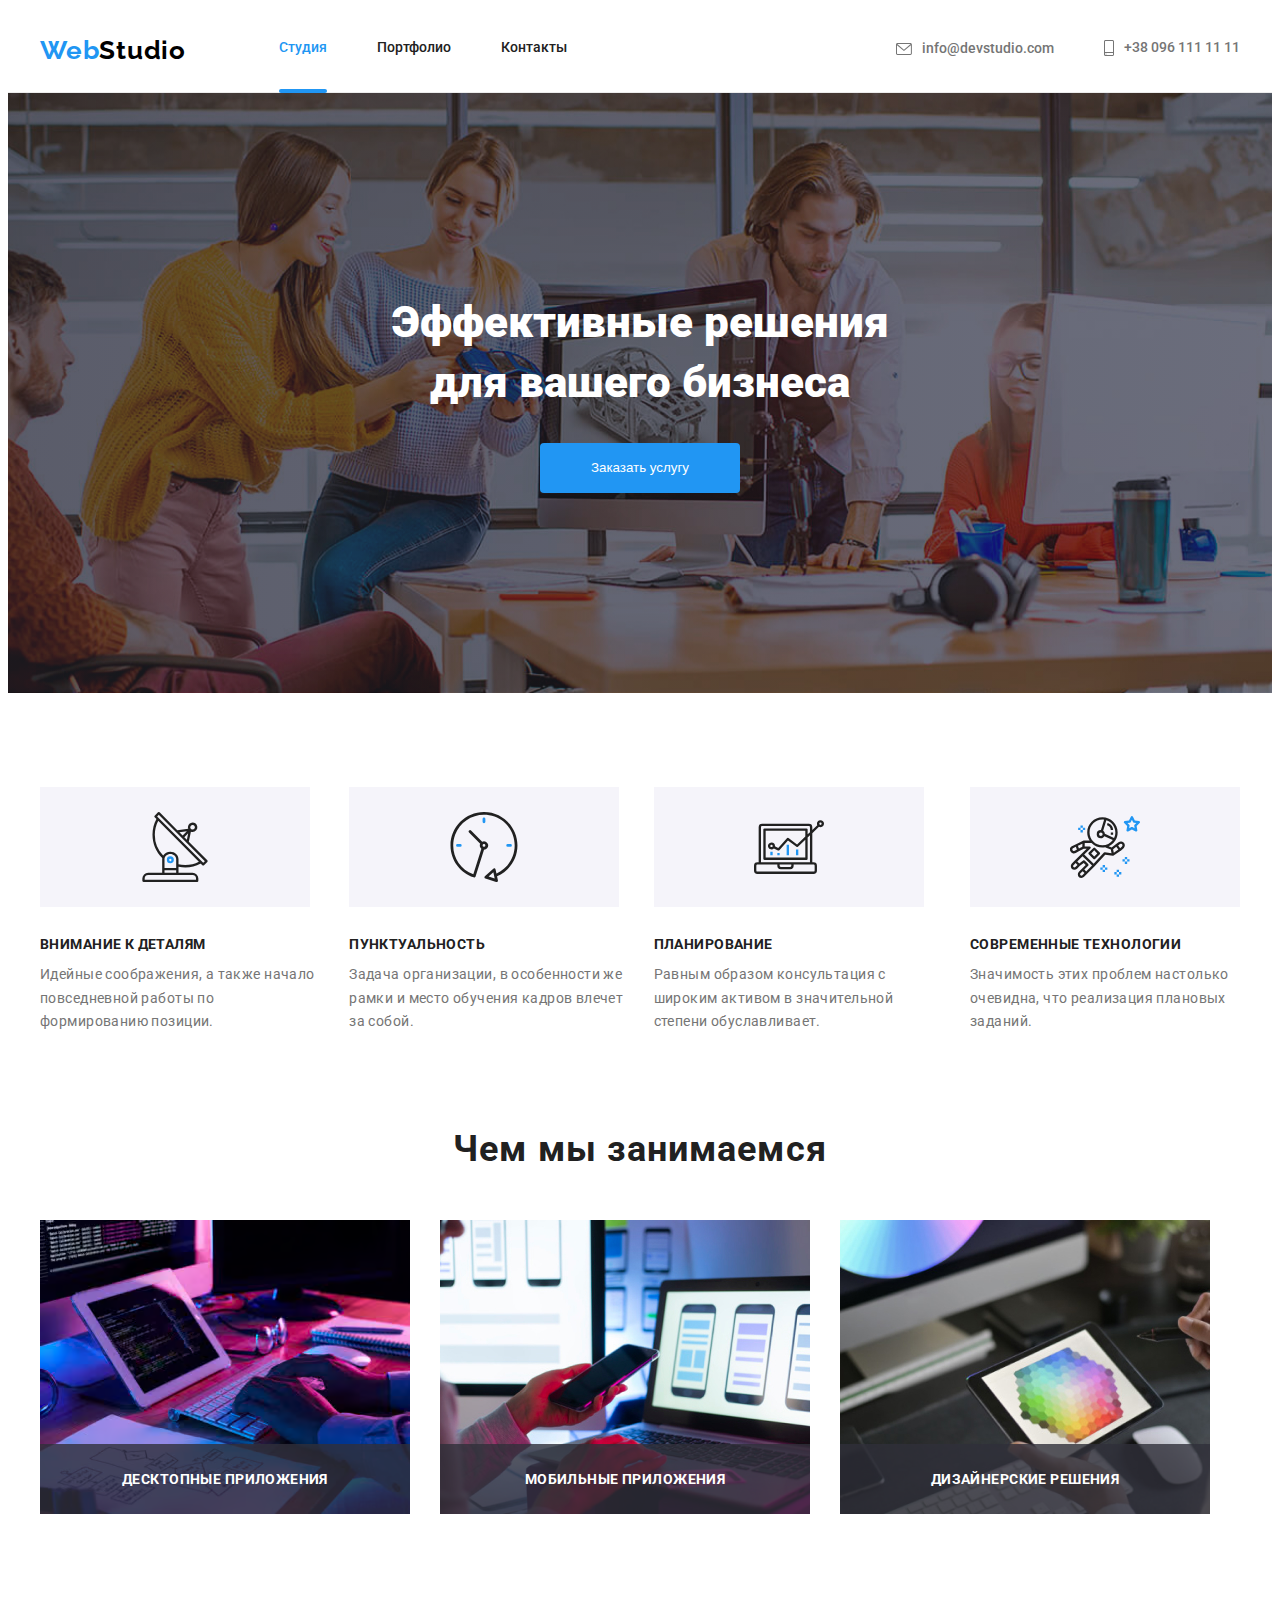
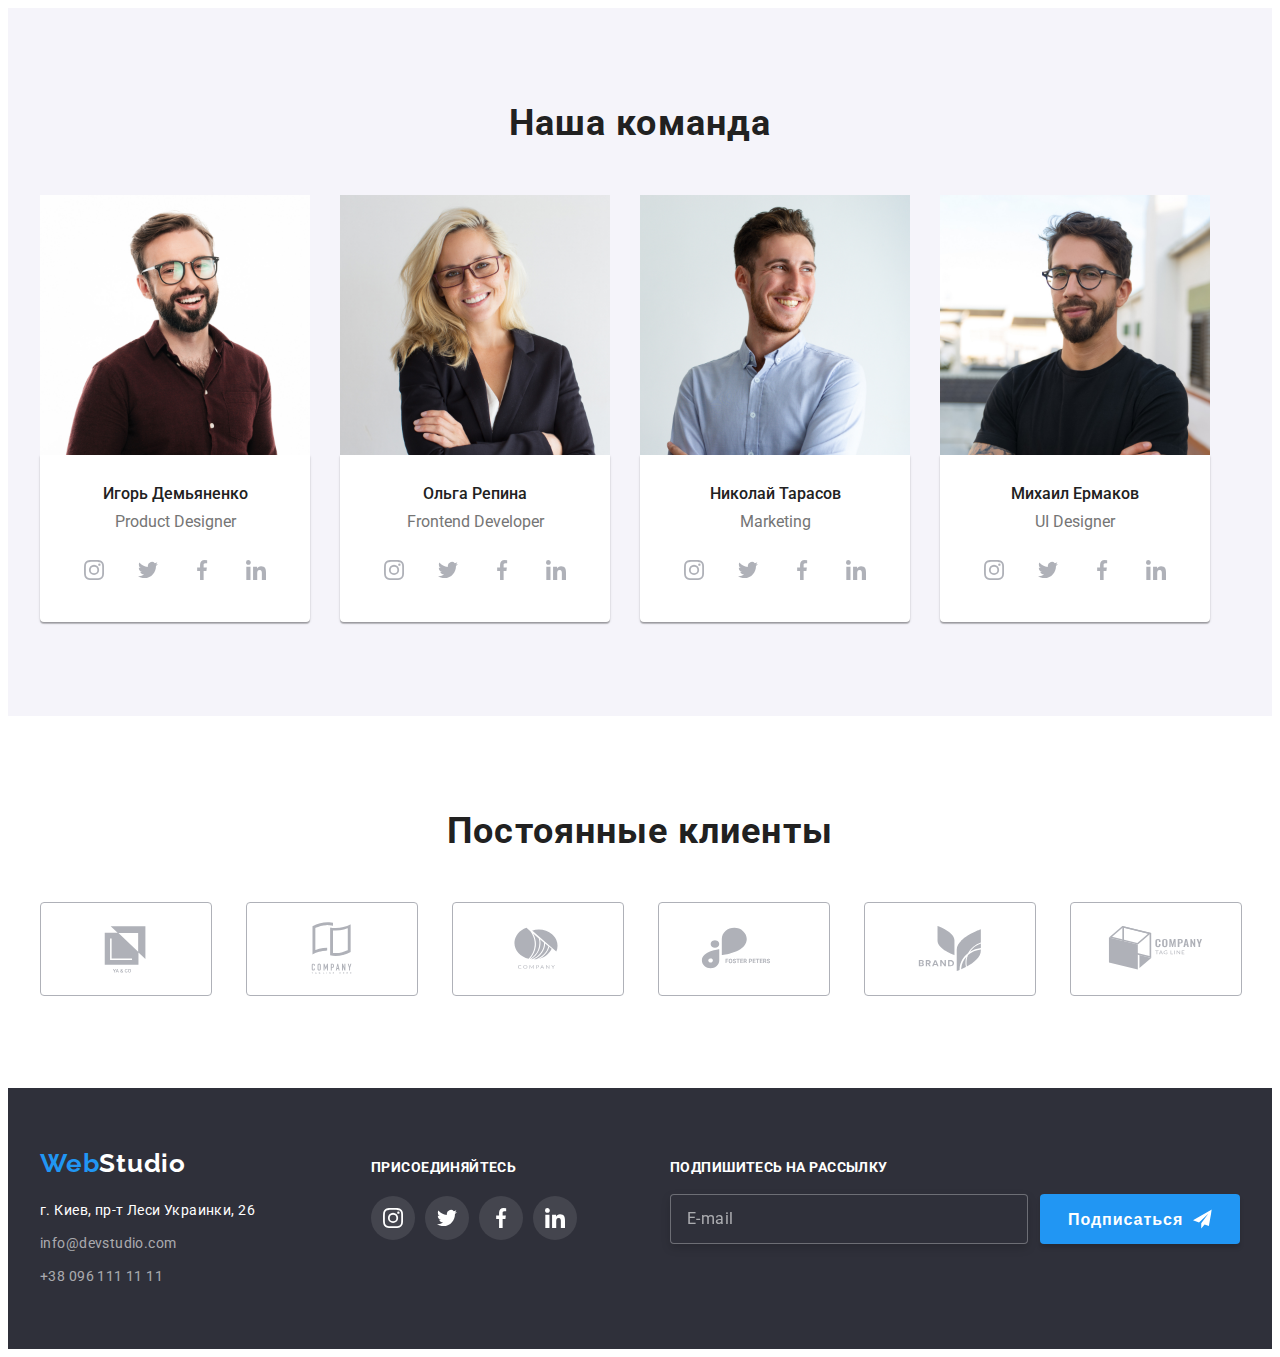
<file: index.html>
<!DOCTYPE html>
<html lang="ru">

<head>
    <meta charset="UTF-8">
    <meta http-equiv="X-UA-Compatible" content="IE=edge">
    <meta name="viewport" content="width=device-width, initial-scale=1.0">
    <title>WebStudio</title>
    <link rel="stylesheet" href="https://cdnjs.cloudflare.com/ajax/libs/modern-normalize/1.1.0/modern-normalize.min.css"
        integrity="sha512-wpPYUAdjBVSE4KJnH1VR1HeZfpl1ub8YT/NKx4PuQ5NmX2tKuGu6U/JRp5y+Y8XG2tV+wKQpNHVUX03MfMFn9Q=="
        crossorigin="anonymous" referrerpolicy="no-referrer">
    <link
        href="https://fonts.googleapis.com/css2?family=Raleway:wght@700&family=Roboto:wght@400;500;700;900&display=swap"
        rel="stylesheet">
    <link rel="stylesheet" href="./css/styles.css">
</head>
<body>
    <!--section logo and header-->
  <header class="header">
    <div class="container header-container">
      <a class="logo-head" href="#"><span class="web">Web</span><span class="studio">Studio</span></a>
      <nav class="nav-box">
          <ul class="nav-site list">
              <li class="item"><a href="#" class="link current">Студия</a></li>
              <li class="item"><a href="./portfolio.html" class="link">Портфолио</a></li>
              <li class="item"><a href="#" class="link">Контакты</a></li>
          </ul>
      </nav>
      <ul class="nav-auth">
          <li class="nav-auth-kont"><a href="mailto:info@devstudio.com" class="kontacts">
               <svg class="icon-envelope"><use href="./images/symbol-defs.svg#icon-envelope"></use></svg>info@devstudio.com</a>
            </li>
          <li class="nav-auth-kont"><a href="tel:+380961111111" class="kontacts">
              <svg class="icon-smartphone">
              <use href="./images/symbol-defs.svg#icon-smartphone"></use>
              </svg>+38 096 111 11 11</a>
            </li>
      </ul>
    </div>
  </header>
  <main>
      <!--section hero-->
    <section class="hero">
        <h1 class="hero-idea">Эффективные решения <br>
            для вашего бизнеса</h1>
        <button class="service" type="button" data-modal-open>Заказать услугу</button>
    </section>
      <!--section features-->
      <section class="section">
          <div class="container features">
                <h2 class="visually-hidden">Наші переваги</h2>
              <ul class="features-list">
                  <li class="features-item">
                      <div class="feature-icon">
                          <svg class="icon" width="70" height="70">
                              <use href="./images/symbol-defs.svg#icon-antenna"></use>
                          </svg>
                      </div>
                      <h3 class="feature-idea">Внимание к деталям</h3>
                      <p class="feature">Идейные соображения, а также начало повседневной работы по формированию
                          позиции.</p>
                  </li>
                  <li class="features-item">
                      <div class="feature-icon">
                          <svg class="icon" width="70" height="70">
                              <use href="./images/symbol-defs.svg#icon-clock"></use>
                          </svg>
                      </div>
                      <h3 class="feature-idea">Пунктуальность</h3>
                      <p class="feature">Задача организации, в особенности же рамки и место обучения кадров влечет за
                          собой.</p>
                  </li>
                  <li class="features-item">
                      <div class="feature-icon">
                          <svg class="icon" width="70" height="70">
                              <use href="./images/symbol-defs.svg#icon-diagram"></use>
                          </svg>
                      </div>
                      <h3 class="feature-idea">Планирование</h3>
                      <p class="feature">Равным образом консультация с широким активом в значительной степени
                          обуславливает.</p>
                  </li>
                  <li class="features-item">
                      <div class="feature-icon">
                          <svg class="icon" width="70" height="70">
                              <use href="./images/symbol-defs.svg#icon-astronaut"></use>
                          </svg>
                      </div>
                      <h3 class="feature-idea">Современные технологии</h3>
                      <p class="feature">Значимость этих проблем настолько очевидна, что реализация плановых заданий.
                      </p>
                  </li>
              </ul>
          </div>

      </section>
      <!--===================================section photo=====================================-->
      <section class="section photo">
          <div class="container">
              <h2 class="imgs">Чем мы занимаемся</h2>
              <ul class="photo-list">
                  <li class="photo-item">
                      <div class="description-photo">
                          <img src="images/programs.jpg" width="370" class="photo-link" alt="програмиравание">
                          <div class="description">
                              <p class="description-title">Десктопные приложения</p>
                          </div>
                      </div></li>
                  <li class="photo-item">
                      <div class="description-photo">
                          <img src="images/webapplication.jpg" width="370" class="photo-link" alt="вебприложения">
                          <div class="description">
                              <p class="description-title">Мобильные приложения</p>
                          </div>
                      </div>
                  </li>
                    <li class="photo-item">
                      <div class="description-photo">
                          <img src="images/web-security.jpg" width="370" class="photo-link" alt="информбезопасность">
                          <div class="description">
                              <p class="description-title">Дизайнерские решения</p>
                          </div>
                  </div>
                  </li>
              </ul>
          </div>
      </section>
      <!--section our team-->
      <section class="section team">
          <div class="container">
              <h2 class="our-team">Наша команда</h2>
              <ul class="team-links">
                  <li class="team-link">
                      <img src="images/img (1).jpg" width="270" class="team-photo" alt="фото Игорь Демьяненко">
                      <div class="team-item">
                          <h3 class="team-names">Игорь Демьяненко</h3>
                          <p class="team-job">Product Designer</p>
                          <ul class="social-list">
                              <li class="social-item">
                                  <a href="#" class="social-link">
                                      <svg class="social-icon" width="20" height="20">
                                          <use href="./images/symbol-defs.svg#icon-instagram"></use>
                                      </svg>
                                  </a>
                              </li>
                              <li class="social-item">
                                  <a href="#" class="social-link">
                                      <svg class="social-icon" width="20" height="20">
                                          <use href="./images/symbol-defs.svg#icon-twitter"></use>
                                      </svg>
                                  </a>
                              </li>
                              <li class="social-item">
                                  <a href="#" class="social-link">
                                      <svg class="social-icon" width="20" height="20">
                                          <use href="./images/symbol-defs.svg#icon-facebook"></use>
                                      </svg>
                                  </a>
                              </li>
                              <li class="social-item">
                                  <a href="#" class="social-link">
                                      <svg class="social-icon" width="20" height="20">
                                          <use href="./images/symbol-defs.svg#icon-linkedin"></use>
                                      </svg>
                                  </a>
                              </li>
                          </ul>
                      </div>
                  </li>
                  <li class="team-link">
                      <img src="images/img (2).jpg" width="270" class="team-photo" alt="фото Ольга Репина">
                      <div class="team-item">
                          <h3 class="team-names">Ольга Репина</h3>
                          <p class="team-job">Frontend Developer</p>
                          <ul class="social-list">
                              <li class="social-item">
                                  <a href="#" class="social-link" >
                                      <svg class="social-icon" width="20" height="20">
                                          <use href="./images/symbol-defs.svg#icon-instagram"></use>
                                      </svg>
                                  </a>
                              </li>
                              <li class="social-item">
                                  <a href="#" class="social-link">
                                      <svg class="social-icon" width="20" height="20">
                                          <use href="./images/symbol-defs.svg#icon-twitter"></use>
                                      </svg>
                                  </a>
                              </li>
                              <li class="social-item">
                                  <a href="#" class="social-link">
                                      <svg class="social-icon" width="20" height="20">
                                          <use href="./images/symbol-defs.svg#icon-facebook"></use>
                                      </svg>
                                  </a>
                              </li>
                              <li class="social-item">
                                  <a href="#" class="social-link">
                                      <svg class="social-icon" width="20" height="20">
                                          <use href="./images/symbol-defs.svg#icon-linkedin"></use>
                                      </svg>
                                  </a>
                              </li>
                          </ul>
                      </div>
                  </li>
                  <li class="team-link">
                      <img src="images/img (3).jpg" width="270" class="team-photo" alt="фото Николай Тарасов">
                      <div class="team-item">
                          <h3 class="team-names">Николай Тарасов</h3>
                          <p class="team-job">Marketing</p>
                          <ul class="social-list">
                              <li class="social-item">
                                  <a href="#" class="social-link">
                                      <svg class="social-icon" width="20" height="20">
                                          <use href="./images/symbol-defs.svg#icon-instagram"></use>
                                      </svg>
                                  </a>
                              </li>
                              <li class="social-item">
                                  <a href="#" class="social-link">
                                      <svg class="social-icon" width="20" height="20">
                                          <use href="./images/symbol-defs.svg#icon-twitter"></use>
                                      </svg>
                                  </a>
                              </li>
                              <li class="social-item">
                                  <a href="#" class="social-link">
                                      <svg class="social-icon" width="20" height="20">
                                          <use href="./images/symbol-defs.svg#icon-facebook"></use>
                                      </svg>
                                  </a>
                              </li>
                              <li class="social-item">
                                  <a href="#" class="social-link">
                                      <svg class="social-icon" width="20" height="20">
                                          <use href="./images/symbol-defs.svg#icon-linkedin"></use>
                                      </svg>
                                  </a>
                              </li>
                          </ul>
                      </div>
                  </li>
                  <li class="team-link">
                      <img src="images/img (4).jpg" width="270" class="team-photo" alt="фото Михаил Ермаков">
                      <div class="team-item">
                          <h3 class="team-names">Михаил Ермаков</h3>
                          <p class="team-job">UI Designer</p>
                          <ul class="social-list">
                              <li class="social-item">
                                  <a href="#" class="social-link">
                                      <svg class="social-icon" width="20" height="20">
                                          <use href="./images/symbol-defs.svg#icon-instagram"></use>
                                      </svg>
                                  </a>
                              </li>
                              <li class="social-item">
                                  <a href="#" class="social-link">
                                      <svg class="social-icon" width="20" height="20">
                                          <use href="./images/symbol-defs.svg#icon-twitter"></use>
                                      </svg>
                                  </a>
                              </li>
                              <li class="social-item">
                                  <a href="#" class="social-link">
                                      <svg class="social-icon" width="20" height="20">
                                          <use href="./images/symbol-defs.svg#icon-facebook"></use>
                                      </svg>
                                  </a>
                              </li>
                              <li class="social-item">
                                  <a href="#" class="social-link">
                                      <svg class="social-icon" width="20" height="20">
                                          <use href="./images/symbol-defs.svg#icon-linkedin"></use>
                                      </svg>
                                  </a>
                              </li>
                          </ul>
                      </div>
                  </li>
              </ul>
          </div>
      </section>
      <!--clients-->
      <section class="section clients">
          <div class="container">
              <h2 class="section-title">Постоянные клиенты</h2>
              <ul class="client-list">
                  <li class="client-item">
                      <a href="#" class="client-link" width="170" height="92">
                          <svg class="client-icon" width="106" height="60">
                              <use href="./images/symbol-defs.svg#icon-Logo"></use>
                          </svg>
                      </a>
                  </li>
                  <li class="client-item">
                      <a href="#" class="client-link">
                          <svg class="client-icon" width="106" height="60">
                              <use href="./images/symbol-defs.svg#icon-Logo-1"></use>
                          </svg>
                      </a>
                  </li>
                  <li class="client-item">
                      <a href="#" class="client-link">
                          <svg class="client-icon"  width="106" height="60">
                              <use href="./images/symbol-defs.svg#icon-Logo-2"></use>
                          </svg>
                      </a>
                  </li>
                  <li class="client-item">
                      <a href="#" class="client-link">
                          <svg class="client-icon" width="106" height="60">
                              <use href="./images/symbol-defs.svg#icon-Logo-3"></use>
                          </svg>
                      </a>
                  </li>
                  <li class="client-item">
                      <a href="#" class="client-link">
                          <svg class="client-icon" width="106" height="60">
                              <use href="./images/symbol-defs.svg#icon-Logo-4"></use>
                          </svg>
                      </a>
                  </li>
                  <li class="client-item">
                      <a href="#" class="client-link">
                          <svg class="client-icon" width="106" height="60">
                              <use href="./images/symbol-defs.svg#icon-Logo-5"></use>
                          </svg>
                      </a>
                  </li>
              </ul>

          </div>
              
      </section>
      
  </main>
    <!--=======================================footer==========================================-->
    <footer class="footer">
        <div class="container footer-container">
            <div class="footer-addres">
                <a class="footer-logo" href="#"><span class="wb">Web</span><span class="wbstudio">Studio</span></a>
                <address >
                    <ul class="footer-addrs">
                        <li class="footer-item"><a href="#" class="address">г. Киев, пр-т Леси Украинки, 26</a></li>
                        <li class="footer-item"><a href="mailto:info@devstudio.com" class="contacts">info@devstudio.com</a></li>
                        <li class="footer-item"><a href="tel:+380961111111" class="contacts">+38 096 111 11 11</a></li>
                    </ul>
                </address>
            </div>
            <div class="fsocial-title">
                <b class="footer-title">присоединяйтесь</b>
                <ul class="fsocial-list">
                    <li class="fsocial-item">
                        <a href="#" class="fsocial-link">
                            <svg class="fsocial-icon" width="20" height="20">
                                <use href="./images/symbol-defs.svg#icon-instagram"></use>
                            </svg>
                        </a>
                    </li>
                    <li class="fsocial-item">
                        <a href="#" class="fsocial-link">
                            <svg class="fsocial-icon" width="20" height="20">
                                <use href="./images/symbol-defs.svg#icon-twitter"></use>
                            </svg>
                        </a>
                    </li>
                    <li class="fsocial-item">
                        <a href="#" class="fsocial-link">
                            <svg class="fsocial-icon" width="20" height="20">
                                <use href="./images/symbol-defs.svg#icon-facebook"></use>
                            </svg>
                        </a>
                    </li>
                    <li class="fsocial-item">
                        <a href="#" class="fsocial-link">
                            <svg class="fsocial-icon" width="20" height="20">
                                <use href="./images/symbol-defs.svg#icon-linkedin"></use>
                            </svg>
                        </a>
                    </li>
                </ul>
            </div>
            <form class="subscribe">
              <div class="subscribe-div">
                <label for="subscribe-email" class="subscribe-title">Подпишитесь на рассылку</label>
                <input id="subscribe-email" class="subscribe-input" type="email" name="email" placeholder="E-mail">
              </div>
            <button type="submit" class="subscribe-submit">Подписаться
              <svg class="icon-send" width="24" height="24">
                <use href="./images/symbol-defs1.svg#icon-send"></use>
              </svg>
            </button>
                  
              
            </form>
            
        </div>
    </footer>
<!--=======================================Модальне вікно=======================================-->
    <div class="backdrop is-hidden" data-modal>
      <div class="modal-box">
            <button class="modal-close" data-modal-close>
              <svg class="modal-close-icon" width="11" height="11">
                <use href="./images/symbol-defs.svg#modal-close">
                </use>
              </svg>
            </button>
            
            <form for="#" class="form-container" >
              <p class="form-header-title">Оставьте свои данные, мы вам перезвоним</p>
              <div class="form-sector">
                  <label for="name" class="form-label">Имя</label>
                  <input id="name" class="form-input" type="text" name="username" required>
                  <svg class="form-icon" width="18" height="18">
                      <use href="./images/symbol-defs1.svg#icon-person"></use>
                  </svg>
              </div>
              <div class="form-sector">
                  <label for="phone" class="form-label">Телефон</label>
                  <input id="phone" class="form-input" type="text" name="userphone" required>
                  <svg class="form-icon" width="18" height="18">
                      <use href="./images/symbol-defs1.svg#icon-phone"></use>
                  </svg>
              </div>
              <div class="form-sector">
                <label for="email" class="form-label">Почта</label>
                <input id="email" class="form-input" type="text" name="usermail" required>
                <svg class="form-icon" width="18" height="18">
                  <use href="./images/symbol-defs1.svg#icon-email"></use>
                </svg>
              </div>
              
<!--
              <label class="form-label">
                <span class="form-title">Почта</span>
                <input class="form-input" type="email" name="email" required>
                  <svg class="form-icon" width="18" height="18">
                    <use href="./images/symbol-defs1.svg#icon-email"></use>
                  </svg>
              </label>-->
              <div class="form-sector">
                <label for="message" class="form-label">Комментарий</label>
                <textarea id="message" name="text" class="form-message" placeholder="Введите текст"></textarea>
              </div>
<!--           
              <div class="form-checkbox">
                <input type="checkbox" class="policy-checkbox" id="check-label">
                <label class="policy-check" for="check-label">Соглашаюсь с рассылкой и принимаю &nbsp;<a href="#" class="checkbox-terms">Условия договора</a></label>
            </div>
-->
              <div class="form-checkbox">

              
                <label class="checkbox-terms">Соглашаюсь с рассылкой и принимаю <span class="terms-link">Условия
                    договора</span>
                                  <input type="checkbox" name="checkbox" class="checkbox">
                                  <svg class="checkbox-icon" width="16" height="16">
                                    <use href="./images/symbol-defs1.svg#icon-check"></use>
                                  </svg>
                  </label>
              </div>
            <button type="submit" class="sbm"> <span class="sbm-title">Отправить</span></button>
            </form>
        </div>
      </div>
<!--=======================================script=================================================-->
    <script src="./js/modal.js"></script>
</body>
</html>
</file>
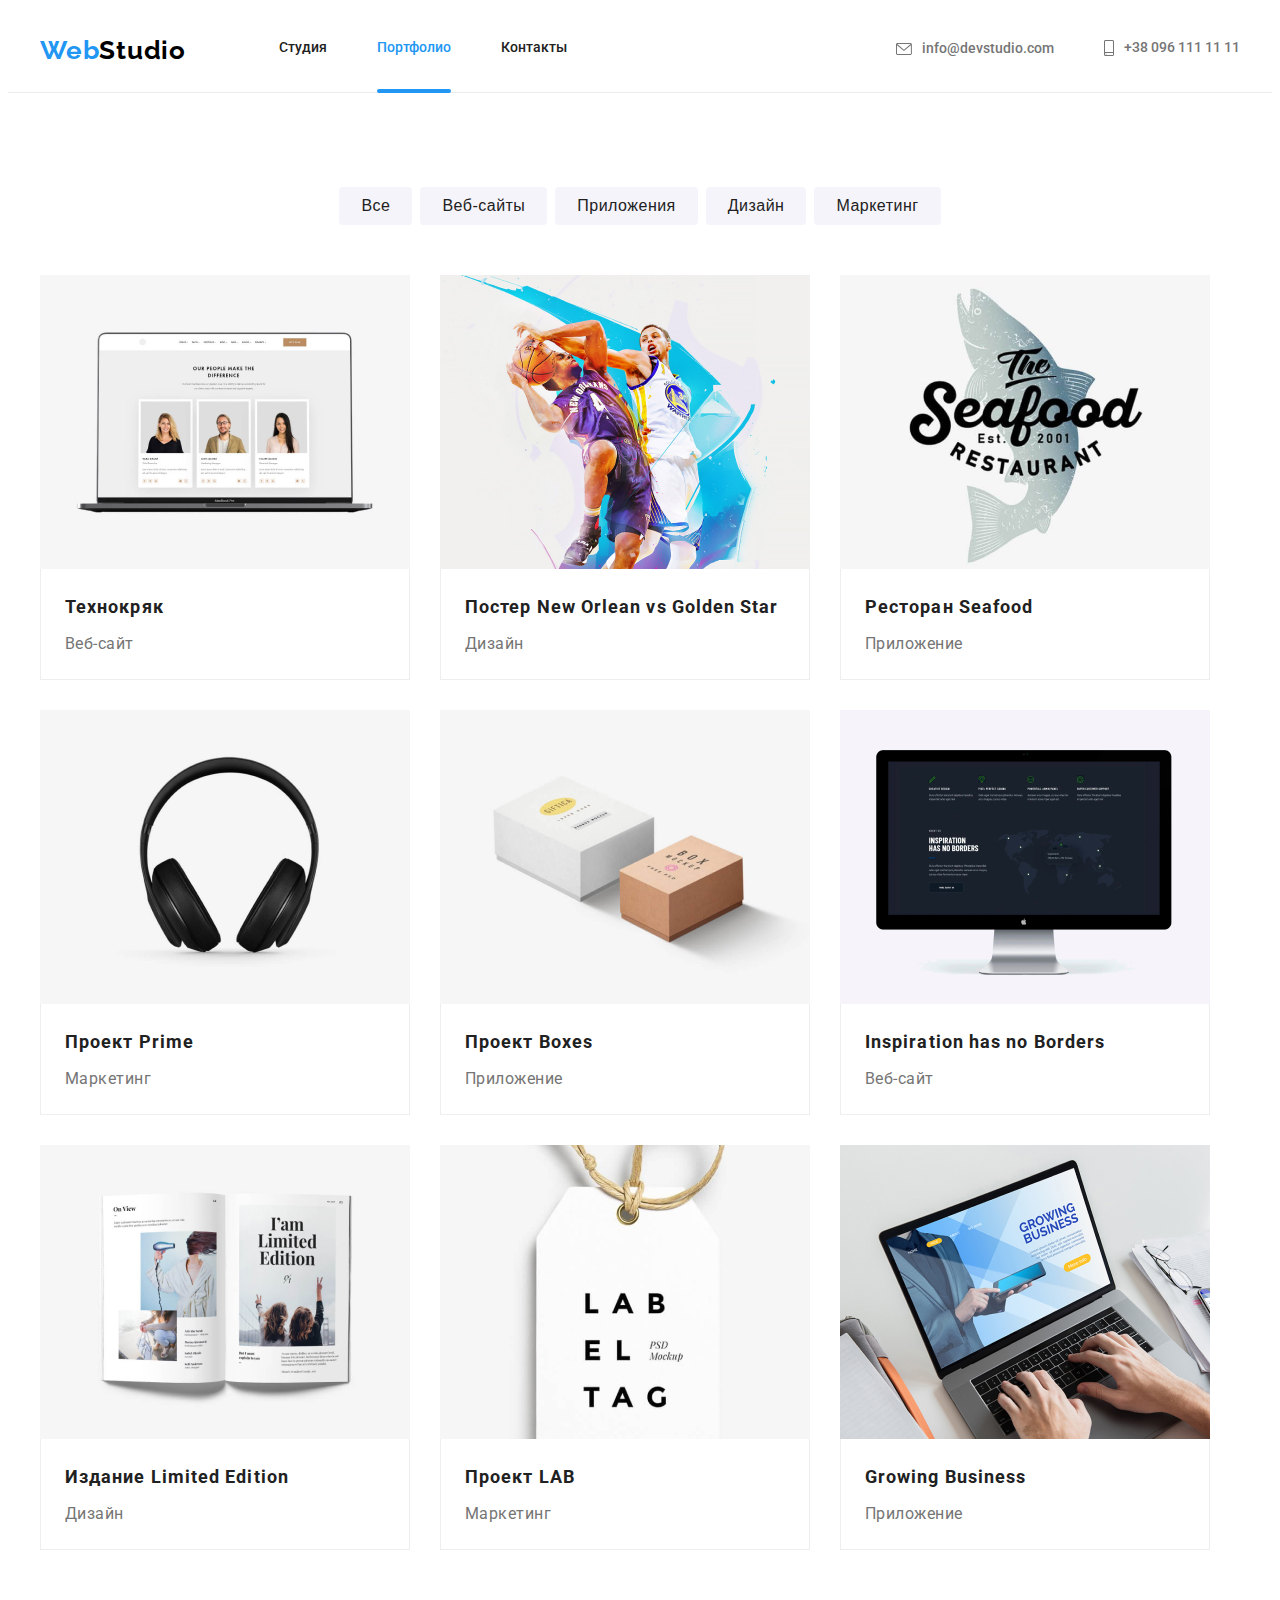
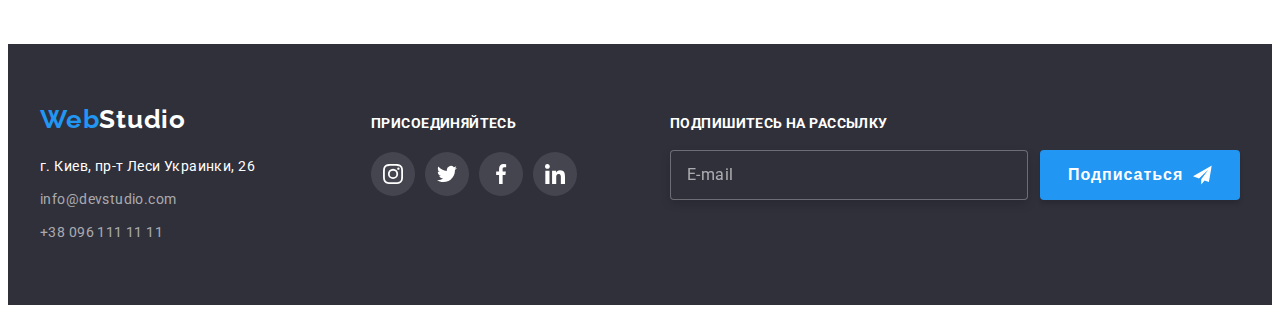
<file: portfolio.html>
<!DOCTYPE html>
<html lang="ru">
<head>
    <meta charset="UTF-8">
    <meta http-equiv="X-UA-Compatible" content="IE=edge">
    <meta name="viewport" content="width=device-width, initial-scale=1.0">
    <title>WebStudio</title>
    <link rel="stylesheet" href="https://cdnjs.cloudflare.com/ajax/libs/modern-normalize/1.1.0/modern-normalize.min.css"
        integrity="sha512-wpPYUAdjBVSE4KJnH1VR1HeZfpl1ub8YT/NKx4PuQ5NmX2tKuGu6U/JRp5y+Y8XG2tV+wKQpNHVUX03MfMFn9Q=="
        crossorigin="anonymous" referrerpolicy="no-referrer">
    <link
        href="https://fonts.googleapis.com/css2?family=Raleway:wght@700&family=Roboto:wght@400;500;700;900&display=swap"
        rel="stylesheet">
    <link rel="stylesheet" href="./css/styles.css">
</head>

<body>
        <header class="header">
            <div class="container header-container">
                <a class="logo-head" href="#"><span class="web">Web</span><span class="studio">Studio</span></a>
                <nav class="nav-box">
                    <ul class="nav-site list">
                        <li class="item"><a href="./index.html" class="link">Студия</a></li>
                        <li class="item"><a href="#" class="link current">Портфолио</a></li>
                        <li class="item"><a href="#" class="link">Контакты</a></li>
                    </ul>
                </nav>
                <ul class="nav-auth">
                    <li class="nav-auth-kont"><a href="mailto:info@devstudio.com" class="kontacts">
                            <svg class="icon-envelope">
                                <use href="./images/symbol-defs.svg#icon-envelope"></use>
                            </svg>info@devstudio.com</a>
                    </li>
                    <li class="nav-auth-kont"><a href="tel:+380961111111" class="kontacts">
                            <svg class="icon-smartphone">
                                <use href="./images/symbol-defs.svg#icon-smartphone"></use>
                            </svg>+38 096 111 11 11</a>
                    </li>
                </ul>
            </div>
        </header>
    <main>
        <!--section-projects-->
        <section class="section">
            <div class="container">
                <h1 class="visually-hidden">Наші роботи</h1>
                <ul class="cares">
                    <li class="cares-item"><button class="care" type="button">Все</button></li>
                    <li class="cares-item"><button class="care" type="button">Веб-сайты</button></li>
                    <li class="cares-item"><button class="care" type="button">Приложения</button></li>
                    <li class="cares-item"><button class="care" type="button">Дизайн</button></li>
                    <li class="cares-item"><button class="care" type="button">Маркетинг</button></li>
                </ul>
                <ul class="products">
                    <li class="product-item">
                      <a href="#" class="product-link">
                          <div class="wrapper">  
                            <div class="wrapper-box">
                                <img src="images/img (5).jpg" width="370" class="product-photo" alt="фото Веб-сайту">
                                <p class="wrapper-text">Технокряк это современная площадка распространения коронавируса. Компании
                                    используют эту
                                    платформу для цифрового
                                    шпионажа и атак на защищённые сервера конкурентов.
                                </p>
                            </div>
                            <div class="product">
                                <h2 class="product-name">Технокряк</h2>
                                <p class="product-trait">Веб-сайт</p>
                            </div>
                          </div>
                        </a>
                    </li>
                    <li class="product-item">
                      <a href="#" class="product-link">
                        <div class="wrapper">
                          <div class="wrapper-box">
                            <img src="images/img (6).jpg" width="370" class="product-photo" alt="Молодь грає волейбол">
                            <p class="wrapper-text">Технокряк это современная площадка распространения коронавируса. Компании
                              используют эту
                              платформу для цифрового
                              шпионажа и атак на защищённые сервера конкурентов.
                            </p>
                          </div>
                          <div class="product">
                            <h2 class="product-name">Постер New Orlean vs Golden Star</h2>
                            <p class="product-trait">Дизайн</p>
                          </div>
                        </div>
                      </a>
                    </li>
                    <li class="product-item">
                        <a href="#" class="product-link">
                          <div class="wrapper">
                            <div class="wrapper-box">
                              <img src="images/img (7).jpg" width="370" class="product-photo" alt="Фото товару">
                              <p class="wrapper-text">Технокряк это современная площадка распространения коронавируса. Компании
                                используют эту
                                платформу для цифрового
                                шпионажа и атак на защищённые сервера конкурентов.
                              </p>
                            </div>
                            <div class="product">
                              <h2 class="product-name">Ресторан Seafood</h2>
                              <p class="product-trait">Приложение</p>
                            </div>
                          </div>
                        </a>
                    </li>
                    <li class="product-item">
                        <a href="#" class="product-link">
                          <div class="wrapper">
                            <div class="wrapper-box">
                              <img src="images/img (8).jpg" width="370" class="product-photo" alt="Фото товару">
                              <p class="wrapper-text">Технокряк это современная площадка распространения коронавируса. Компании
                                используют эту
                                платформу для цифрового
                                шпионажа и атак на защищённые сервера конкурентов.
                              </p>
                            </div>
                            <div class="product">
                              <h2 class="product-name">Проект Prime</h2>
                              <p class="product-trait">Маркетинг</p>
                            </div>
                          </div>
                        </a>
                    </li>
                    <li class="product-item">
                        <a href="#" class="product-link">
                          <div class="wrapper">
                            <div class="wrapper-box">
                              <img src="images/img (9).jpg" width="370" class="product-photo" alt="Фото двох коробок">
                              <p class="wrapper-text">Технокряк это современная площадка распространения коронавируса. Компании
                                используют эту
                                платформу для цифрового
                                шпионажа и атак на защищённые сервера конкурентов.
                              </p>
                            </div>
                            <div class="product">
                              <h2 class="product-name">Проект Boxes</h2>
                              <p class="product-trait">Приложение</p>
                            </div>
                          </div>
                        </a>
                    </li>
                    <li class="product-item">
                        <a href="#" class="product-link">
                          <div class="wrapper">
                            <div class="wrapper-box">
                              <img src="images/img (10).jpg" width="370" class="product-photo" alt="Фото монітора">
                              <p class="wrapper-text">Технокряк это современная площадка распространения коронавируса. Компании
                                используют эту
                                платформу для цифрового
                                шпионажа и атак на защищённые сервера конкурентов.
                              </p>
                            </div>
                            <div class="product">
                              <h2 class="product-name">Inspiration has no Borders</h2>
                              <p class="product-trait">Веб-сайт</p>
                            </div>
                          </div>
                        </a>
                    </li>
                    <li class="product-item">
                        <a href="#" class="product-link">
                          <div class="wrapper">
                            <div class="wrapper-box">
                              <img src="images/img (11).jpg" width="370" class="product-photo" alt="Фото книжки">
                              <p class="wrapper-text">Технокряк это современная площадка распространения коронавируса. Компании
                                используют эту
                                платформу для цифрового
                                шпионажа и атак на защищённые сервера конкурентов.
                              </p>
                            </div>
                            <div class="product">
                              <h2 class="product-name">Издание Limited Edition</h2>
                              <p class="product-trait">Дизайн</p>
                            </div>
                          </div>
                        </a>
                    </li>
                    <li class="product-item">
                        <a href="#" class="product-link">
                          <div class="wrapper">
                            <div class="wrapper-box">
                              <img src="images/img (12).jpg" width="370" class="product-photo" alt="Фото бірки з написом">
                              <p class="wrapper-text">Технокряк это современная площадка распространения коронавируса. Компании
                                используют эту
                                платформу для цифрового
                                шпионажа и атак на защищённые сервера конкурентов.
                              </p>
                            </div>
                            <div class="product">
                              <h2 class="product-name">Проект LAB</h2>
                              <p class="product-trait">Маркетинг</p>
                            </div>
                          </div>
                        </a>
                    </li>
                    <li class="product-item">
                        <a href="#" class="product-link">
                          <div class="wrapper">
                            <div class="wrapper-box">
                              <img src="images/img (13).jpg" width="370" class="product-photo" alt="Фото ноутбука">
                              <p class="wrapper-text">Технокряк это современная площадка распространения коронавируса. Компании
                                используют эту
                                платформу для цифрового
                                шпионажа и атак на защищённые сервера конкурентов.
                              </p>
                            </div>
                            <div class="product">
                              <h2 class="product-name">Growing Business</h2>
                              <p class="product-trait">Приложение</p>
                            </div>
                          </div>
                        </a>
                    </li>
                </ul>
            </div>

        </section>
    </main>
    <!--footer-->
        <footer class="footer">
            <div class="container footer-container">
                <div class="footer-addres">
                    <a class="footer-logo" href="#"><span class="wb">Web</span><span class="wbstudio">Studio</span></a>
                    <address>
                        <ul class="footer-addrs">
                            <li class="footer-item"><a href="#" class="address">г. Киев, пр-т Леси Украинки, 26</a></li>
                            <li class="footer-item"><a href="mailto:info@devstudio.com" class="contacts">info@devstudio.com</a>
                            </li>
                            <li class="footer-item"><a href="tel:+380961111111" class="contacts">+38 096 111 11 11</a></li>
                        </ul>
                    </address>
                </div>
                <div class="fsocial-title">
                    <h2 class="footer-title">присоединяйтесь</h2>
                    <ul class="fsocial-list">
                        <li class="fsocial-item">
                            <a href="#" class="fsocial-link">
                                <svg class="fsocial-icon" width="20" height="20">
                                    <use href="./images/symbol-defs.svg#icon-instagram"></use>
                                </svg>
                            </a>
                        </li>
                        <li class="fsocial-item">
                            <a href="#" class="fsocial-link">
                                <svg class="fsocial-icon" width="20" height="20">
                                    <use href="./images/symbol-defs.svg#icon-twitter"></use>
                                </svg>
                            </a>
                        </li>
                        <li class="fsocial-item">
                            <a href="#" class="fsocial-link">
                                <svg class="fsocial-icon" width="20" height="20">
                                    <use href="./images/symbol-defs.svg#icon-facebook"></use>
                                </svg>
                            </a>
                        </li>
                        <li class="fsocial-item">
                            <a href="#" class="fsocial-link">
                                <svg class="fsocial-icon" width="20" height="20">
                                    <use href="./images/symbol-defs.svg#icon-linkedin"></use>
                                </svg>
                            </a>
                        </li>
                    </ul>
                </div>
                    <form class="subscribe">
                      <div class="subscribe-div">
                        <label for="subscribe-email" class="subscribe-title">Подпишитесь на рассылку</label>
                        <input id="subscribe-email" class="subscribe-input" type="email" name="email" placeholder="E-mail">
                      </div>
                      <button type="submit" class="subscribe-submit">Подписаться
                        <svg class="icon-send" width="24" height="24">
                          <use href="./images/symbol-defs1.svg#icon-send"></use>
                        </svg>
                      </button>
                    
                    
                    </form>
            </div>
        
        </footer>
</body>

</html>
</file>
<file: css/styles.css>
:root {
  --text-color-primary: #212121;
  --text-color-secondary: #757575;
  --text-color-accent: #2196f3;
  --font-primary: Roboto;
  --font-secondary: Raleway;
  --bezier-timing: cubic-bezier(0.4, 0, 0.2, 1);
}
body {
  font-family: var(--font-primary);
  color: var(--text-color-primary);
}
a {
  text-decoration: none;
  cursor: pointer;
}
ul {
  margin: 0;
  list-style: none;
  padding-inline-start: 0;
}
h1,
h2,
h3,
h4,
p,
li {
  margin: 0;
}
/*============================================header=============================================*/
.header {
  border-bottom: 1px solid #ececec;
}
.container {
  width: 1200px;
  margin: 0 auto;
  padding-left: 15px;
  padding-right: 15px;
}
.header-container {
  align-items: center;
  display: flex;
}
.logo-head {
  margin-right: 93px;
  color: #000000;
  font-weight: 700;
  font-size: 26px;
  line-height: 1.19;
  letter-spacing: 0.03em;
}
.web {
  color: var(--text-color-accent);
  font-family: Raleway, sans-serif;
  font-weight: 700;
  font-size: 26px;
  line-height: 1.19;
  letter-spacing: 0.03em;
}
.studio {
  color: #000000;
  font-family: Raleway, sans-serif;
  font-weight: 700;
  font-size: 26px;
  line-height: 1.19;
  letter-spacing: 0.03em;

  transition: color 250ms var(--bezier-timing);
}
.studio:focus,
.studio:hover {
  color: var(--text-color-accent);
}
.logo:hover,
.logo:focus {
  color: var(--text-color-accent);
}
.nav-site {
  display: flex;
}
.nav-site .item {
  margin-right: 50px;
}
.nav-site .link {
  color: var(--text-color-primary);
  display: block;
  padding: 32px 0;

  font-weight: 500;
  font-size: 14px;
  line-height: 1.14;

  transition: color 250ms var(--bezier-timing);
}
.nav-site .item:last-child {
  margin-right: 0;
}
.link:hover,
.link:focus {
  color: var(--text-color-accent);
}
.nav-site .link .current {
  color: var(--text-color-accent);
}
.link.current {
  color: var(--text-color-accent);
}
.current::after {
  content: "";
  display: block;
  position: relative;
  top: 33px;

  width: 100%;
  height: 4px;
  background-color: var(--text-color-accent);
  border-radius: 2px;
}
.nav-auth {
  display: flex;
  margin-left: auto;
}
.nav-auth-kont {
  margin-right: 50px;
}
.nav-auth-kont:last-child {
  margin-right: 0;
}
.kontacts {
  display: inline-flex;
  align-items: center;
  color: var(--text-color-secondary);
  /*  padding-top: 32px;
    padding-bottom: 32px;*/
  font-weight: 500;
  font-size: 14px;
  line-height: 1.14;

  transition: color 250ms var(--bezier-timing);
}
.nav-auth.nav-auth-kont:last-child {
  margin-right: 0;
}
.icon-envelope {
  width: 16px;
  height: 12px;
  margin-right: 10px;
  fill: currentColor;
}
.icon-smartphone {
  width: 10px;
  height: 16px;
  margin-right: 10px;
  fill: currentColor;
}
.kontacts:hover,
.kontacts:focus {
  color: var(--text-color-accent);
}
/*==============================================hero=============================================*/
.hero {
  padding: 200px 0;
  max-width: 1600px;
  margin-left: auto;
  margin-right: auto;
  background-repeat: no-repeat;
  background-size: cover;
  background-position: center;
  text-align: center;
  background-image: linear-gradient(
      to right,
      rgba(47, 48, 58, 0.5),
      rgba(47, 48, 58, 0.3)
    ),
    url(../images/Img\ \(15\).jpg);
}
.hero-idea {
  color: #ffffff;
  font-weight: 900;
  font-size: 44px;
  line-height: 1.36;
  text-align: center;
}
.service {
  width: 200px;
  height: 50px;
  margin-top: 30px;
  border-radius: 4px;
  border: transparent;

  color: #ffffff;
  background-color: var(--text-color-accent);
  cursor: pointer;

  transition: color 250ms var(--bezier-timing),
    background-color 250ms var(--bezier-timing);
}
.service:hover,
.service:focus {
  color: var(--text-color-accent);
  background-color: #ffffff;
}

/*===========================================section features===============================================*/
.section {
  padding: 94px 0;
}
.features-list {
  display: flex;
}
.features-item {
  margin-right: 30px;
}
.features-item:last-child {
  margin-right: 0;
}
.feature-idea {
  color: var(--text-color-primary);
  font-weight: 700;
  font-size: 14px;
  line-height: 1.14;
  letter-spacing: 0.03em;
  text-transform: uppercase;
}
.feature {
  margin-top: 10px;
  color: var(--text-color-secondary);
  font-size: 14px;
  line-height: 1.71;
  letter-spacing: 0.03em;
}
.features-item .feature-icon {
  display: flex;
  justify-content: center;
  align-items: center;
  width: 270px;
  height: 120px;
  background-color: #f5f4fa;
  margin-bottom: 30px;
}
/*.icon { 
    
    width: 70px;
    height: 70px;
}*/
/*=================================================section photo===============================================*/
.photo {
  padding-top: 0;

  margin-left: auto;
  margin-right: auto;
}
.imgs {
  text-align: center;
  font-weight: 700;
  font-size: 36px;
  line-height: 1.17;
  letter-spacing: 0.03em;

  color: #212121;
}

img {
  display: block;
  max-width: 100%;
  height: auto;
}

.photo-item {
  margin-right: 30px;
}
.photo-item:last-child {
  margin-right: 0;
}
.photo-list {
  display: flex;
  margin-top: 50px;
}
.description-photo {
  position: relative;
}
.description {
  position: absolute;
  bottom: 0;
  display: flex;
  justify-content: center;
  align-items: center;
  width: 370px;
  height: 70px;
  background: rgba(47, 48, 58, 0.8);
}
.description-title {
  text-align: center;

  font-weight: 700;
  font-size: 14px;
  line-height: 1.14;

  letter-spacing: 0.03em;
  text-transform: uppercase;

  color: #ffffff;
}
/*===========================================section team=====================================================*/
.team {
  background: #f5f4fa;
}
.section .team {
  padding: 94px 0;
}

.our-team {
  font-weight: 700;
  font-size: 36px;
  line-height: 1.17;
  text-align: center;
  letter-spacing: 0.03em;
  color: #212121;
}
.team-links {
  display: flex;
  margin-top: 50px;
}
.team-link {
  margin-right: 30px;
}
.team-link:last-child {
  margin-right: 0;
}
.team-item {
  display: block;
  align-items: center;
  padding-top: 30px;
  padding-bottom: 30px;
  background-color: #ffffff;
  box-shadow: 0px 1px 3px rgba(0, 0, 0, 0.12), 0px 1px 1px rgba(0, 0, 0, 0.14),
    0px 2px 1px rgba(0, 0, 0, 0.2);
  border-radius: 0px 0px 4px 4px;
}
.team-names {
  color: var(--text-color-primary);
  font-weight: 500;
  font-size: 16px;
  line-height: 1.18;
  text-align: center;
}
.team-job {
  margin-top: 10px;
  color: var(--text-color-secondary);
  font-size: 16px;
  line-height: 1.18;
  text-align: center;
}
/*===============================================section social==============================================*/
.social-list {
  display: flex;
  justify-content: center;

  margin-top: 16px;
}
.social-item {
  width: 44px;
  height: 44px;
  margin-right: 10px;
}
.social-item:last-child {
  margin-right: 0;
}
.social-link {
  display: flex;
  align-items: center;
  justify-content: center;
  width: 100%;
  height: 100%;
  border-radius: 50%;

  color: #afb1b8;

  transition: fill 250ms var(--bezier-timing),
    background-color 250ms var(--bezier-timing);
}
.social-icon {
  fill: currentColor;
}
.social-link:hover,
.social-link:focus {
  fill: #ffffff;
  background-color: var(--text-color-accent);
}

.social-link:hover .social-icon,
.social-link:focus .social-icon {
  fill: #ffffff;
}
/*================================================section clients============================================*/
.section-clients {
  padding: 94px auto;
  background-color: #e5e5e5;
}
.section-title {
  font-weight: 700;
  font-size: 36px;
  line-height: 1.17;
  text-align: center;
  letter-spacing: 0.03em;
}
.client-list {
  display: flex;
  justify-content: space-between;
  margin-top: 50px;
}
.client-item {
  width: 170px;
  height: 92px;
  margin-right: 30px;
}
.client-link {
  display: flex;
  justify-content: center;
  align-items: center;

  color: #afb1b8;
  width: 100%;
  height: 100%;
  border: 1px solid #afb1b8;
  border-radius: 4px;

  transition: color 250ms var(--bezier-timing),
    border-color 250ms var(--bezier-timing), fill 250ms var(--bezier-timing);
}
.client-item:last-child {
  margin-right: 0;
}

.client-link:hover,
.client-link:focus {
  color: var(--text-color-accent);
  border-color: var(--text-color-accent);
}
.client-link:hover .client-icon,
.client-link:focus .client-icon {
  fill: var(--text-color-accent);
}
.client-icon {
  fill: currentColor;
}
/*=================================================projects=================================================*/
.projects {
  display: block;
  margin-top: 94px;
  margin-bottom: 94px;
}
.visually-hidden {
  position: absolute;
  clip: rect(0 0 0 0);
  width: 1px;
  height: 1px;
  margin: -1px;
}
.cares {
  margin-bottom: 50px;
  display: flex;
  justify-content: center;
}
.cares-item {
  margin-right: 8px;
}
.cares-item:last-child {
  margin-right: 0;
}
.care {
  color: var(--text-color-primary);
  background-color: #f5f4fa;
  cursor: pointer;
  border: transparent;
  border-radius: 4px;
  padding: 6px 22px;

  font-weight: 500;
  font-size: 16px;
  line-height: 1.63;
  text-align: center;
  letter-spacing: 0.03em;

  transition: color 250ms var(--bezier-timing),
    background-color 250ms var(--bezier-timing),
    box-shadow 250ms var(--bezier-timing);
}
.care:hover,
.care:focus {
  color: #ffffff;
  background-color: var(--text-color-accent);
  box-shadow: 0px 3px 1px rgba(0, 0, 0, 0.1), 0px 1px 2px rgba(0, 0, 0, 0.08),
    0px 2px 2px rgba(0, 0, 0, 0.12);
}
/*============================================section products===============================================*/
.products {
  display: flex;
  flex-wrap: wrap;
}
.product-item {
  display: block;
  align-items: center;
  width: 370px;

  margin: 0 30px 30px 0;
}
.product-link {
  display: block;
  align-items: center;
  background-color: #ffffff;
}
.product-link:hover,
.product-link:focus {
  box-shadow: 0px 1px 1px rgba(0, 0, 0, 0.12), 0px 4px 4px rgba(0, 0, 0, 0.06),
    1px 4px 6px rgba(0, 0, 0, 0.16);
}
.product {
  padding: 20px 24px;
  border: 1px solid #eee;
  border-top: 0;
}
.product-item:nth-child(3n) {
  margin-right: 0;
}
.product-item:nth-last-child(-n + 3) {
  margin-bottom: 0;
}
img {
  display: block;
  max-width: 100%;
  height: auto;
}
.product-name {
  color: #212121;
  font-weight: 700;
  font-size: 18px;
  line-height: 2;
  letter-spacing: 0.06em;
}
.product-trait {
  margin-top: 4px;

  color: var(--text-color-secondary);
  font-size: 16px;
  line-height: 1.88;
  letter-spacing: 0.03em;
}
.wrapper {
  width: 370px;

  position: relative;
}
.wrapper-box {
  position: relative;
  overflow: hidden;
}

.wrapper-text {
  background: rgba(33, 150, 243, 0.9);

  width: 370px;
  height: 294px;

  position: absolute;
  overflow: hidden;
  display: flex;
  justify-content: center;
  align-items: center;
  padding: 63px 24px;

  font-style: normal;
  font-size: 18px;
  line-height: 1.56;
  letter-spacing: 0.03em;
  color: #ffffff;

  top: 0;
  left: 0;
  transform: translateY(101%);
  transition: transform 250ms var(--bezier-timing),
    box-shadow 250ms var(--bezier-timing);
}
.product-link:hover .wrapper-text,
.product-link:focus .wrapper-text {
  transform: translateZ(0);
  overflow: visible;
  box-shadow: 0px 1px 1px rgba(0, 0, 0, 0.12), 0px 4px 4px rgba(0, 0, 0, 0.06),
    1px 4px 6px rgba(0, 0, 0, 0.16);
}

.wrapper:hover,
.wrapper:focus {
  transform: translateZ(100%);
  overflow: visible;
  box-shadow: 0px 1px 1px rgba(0, 0, 0, 0.12), 0px 4px 4px rgba(0, 0, 0, 0.06),
    1px 4px 6px rgba(0, 0, 0, 0.16);
}
/* ===================================================footer============================================ */
.footer {
  background-color: #2f303a;
  padding-top: 60px;
  padding-bottom: 60px;
}
.footer-container {
  display: flex;
  align-items: baseline;
}
.footer-addres {
  flex-grow: 1;
}
.footer-logo {
  margin-bottom: 20px;

  font-family: Raleway, sans-serif;
  color: #ffffff;
  font-weight: 700;
  font-size: 26px;
  line-height: 1.19;
  letter-spacing: 0.03em;
  background-color: #2f303a;

  transition: color 250ms cubic-bezier(0.4, 0, 0.2, 1);
}
.wb {
  color: var(--text-color-accent);
  font-family: Raleway;
  font-weight: 700;
  font-size: 26px;
  line-height: 1.19;
  letter-spacing: 0.03em;

  transition: color 250ms var(--bezier-timing);
}
.wbstudio {
  font-family: Raleway;
  font-weight: 700;
  font-size: 26px;
  line-height: 1.19;
  letter-spacing: 0.03em;
}
.footer-logo:hover,
.footer-logo:focus {
  color: var(--text-color-accent);
}
.footer-addrs {
  margin-top: 20px;
}
.address {
  margin-top: 20px;
  color: #ffffff;
  font-style: normal;
  font-size: 14px;
  line-height: 1.71;
  letter-spacing: 0.03em;

  transition: color 250ms var(--bezier-timing);
}
.contacts {
  color: rgba(255, 255, 255, 0.6);
  font-style: normal;
  font-size: 14px;
  line-height: 1.71;
  letter-spacing: 0.03em;

  transition: color 250ms var(--bezier-timing);
}

.footer-item {
  margin-bottom: 9px;
}
.footer-item:last-child {
  margin-bottom: 0;
}
.address:hover,
.address:focus {
  color: var(--text-color-accent);
}
.contacts:hover,
.contacts:focus {
  color: var(--text-color-accent);
}
/*---section social footer---*/
.fsocial-title {
  margin-left: 70px;
}

.footer-title {
  font-weight: 700;
  font-size: 14px;
  line-height: 1.14;
  letter-spacing: 0.03em;
  text-transform: uppercase;

  color: #ffffff;
}
.fsocial-list {
  display: flex;
  justify-content: center;
  margin-top: 20px;
}
.fsocial-item {
  width: 44px;
  height: 44px;
  margin-right: 10px;
}
.fsocial-item:last-child {
  margin-right: 0;
}
.fsocial-link {
  display: flex;
  align-items: center;
  justify-content: center;
  width: 100%;
  height: 100%;
  border-radius: 50%;

  color: #afb1b8;
  background: rgba(255, 255, 255, 0.1);

  transition: fill 250ms var(--bezier-timing),
    background-color 250ms var(--bezier-timing);
}
.fsocial-icon {
  fill: #ffffff;
}
.fsocial-link:hover,
.fsocial-link:focus {
  fill: #ffffff;
  background-color: var(--text-color-accent);
}

.fsocial-link:hover .fsocial-icon,
.fsocial-link:focus .fsocial-icon {
  fill: #ffffff;
}
.subscribe {
  width: 570px;
  height: 86px;
  margin-left: 93px;
  display: flex;
  align-items: flex-end;
}
.subscribe-div {
  display: inline-block;
  margin-right: 12px;
}
/*
.subscribe-box {
  display: flex;
  justify-content: center;
  align-items: center;
  
}
*/
.subscribe-title {
  margin-bottom: 20px;

  font-weight: 700;
  font-size: 14px;
  line-height: 1.14;
  letter-spacing: 0.03em;
  text-transform: uppercase;

  color: #ffffff;
  cursor: pointer;
}
.subscribe-input {
  margin-top: 18px;
  padding-left: 16px;
  width: 358px;
  height: 50px;
  border: 1px solid rgba(255, 255, 255, 0.3);
  box-sizing: border-box;
  filter: drop-shadow(0px 4px 4px rgba(0, 0, 0, 0.15));
  border-radius: 4px;
  background: #2f303a;
}
.subscribe-input::placeholder {
  font-family: Roboto;
  font-style: normal;
  font-weight: normal;
  font-size: 16px;
  line-height: 20px;
  /* identical to box height, or 125% */

  display: flex;
  align-items: center;
  letter-spacing: 0.03em;

  color: rgba(255, 255, 255, 0.6);
}
.subscribe-submit {
  width: 200px;
  height: 50px;
  cursor: pointer;
}
.subscribe-submit {
  
  font-style: normal;
  font-weight: 700;
  font-size: 16px;
  line-height: 1.87;

  padding: 10px 28px;
  display: flex;
  align-items: center;
  text-align: center;
  letter-spacing: 0.06em;

  color: #ffffff;
  background: #2196f3;
  box-shadow: 0px 4px 4px rgba(0, 0, 0, 0.15);
  border-radius: 4px;
  border: transparent;
}
.icon-send {
  margin-left: 10px;
}
/*===========================================модальне вікно================================================*/
.backdrop {
  position: fixed;
  top: 0;
  left: 0;

  width: 100%;
  height: 100%;
  background-color: rgba(0, 0, 0, 0.4);

  opacity: 1;
  transition: opacity 250ms var(--bezier-timing);
}
.backdrop.is-hidden {
  opacity: 0;
  pointer-events: none;
}
.backdrop.is-hidden .modal {
  transform: translate(-50%, -50%) scale(1.1);
}
.modal-box {
  position: fixed;
  top: 50%;
  left: 50%;

  width: 528px;
  min-height: 581px;

  transform: translate(-50%, -50%);
  transition: transform 250ms var(--bezier-timing);

  border-radius: 4px;
  background-color: #ffffff;
  box-shadow: 0px 1px 3px rgba(0, 0, 0, 0.12), 0px 1px 1px rgba(0, 0, 0, 0.14),
    0px 2px 1px rgba(0, 0, 0, 0.2);
}
.modal-close {
  position: absolute;
  top: 8px;
  right: 8px;
  cursor: pointer;
  padding: 0;

  display: flex;
  justify-content: center;
  align-items: center;
  width: 30px;
  height: 30px;
  border-radius: 50%;

  border: 1px solid rgba(0, 0, 0, 0.1);
  background: #ffffff;
}
/*
input {
  padding: 8px;
  font-family: inherit;
}

label {
  display: flex;
  flex-direction: column;
  margin-bottom: 8px;
}
*/
.modal-close:hover,
.modal-close:focus {
  fill: var(--text-color-accent);
}

.modal-close-icon:hover,
.modal-close-icon:focus {
  fill: var(--text-color-accent);
}

.form-container {
  width: 528px;
  height: 581px;
  padding: 40px;

  cursor: pointer;
  display: flex;
  flex-direction: column;
}
.form-header-title {
  font-style: normal;
  font-weight: 700;
  font-size: 20px;
  line-height: 1.15;
  letter-spacing: 0.03em;

  margin-bottom: 12px;
  text-align: center;
}
.form-sector {
  margin-bottom: 10px;
  position: relative;
}
.form-label {
  display: block;
  font-style: normal;
  font-size: 12px;
  line-height: 1.17;
  letter-spacing: 0.01em;
  color: #757575;

  margin-bottom: 4px;
  cursor: pointer;
  position: relative;
}
.form-input,
.form-messege {
  width: 100%;
  height: 40px;
  padding: 0 10px 0 42px;

  border: 1px solid rgba(33, 33, 33, 0.2);
  box-sizing: border-box;
  border-radius: 4px;
  outline: none;
}
.form-message {
  display: block;
  margin-bottom: 10px;
  width: 100%;
  height: 120px;
  resize: none;
  padding: 12px 16px;
  font-family: inherit;
  border: 1px solid rgba(33, 33, 33, 0.2);
  border-radius: 4px;
  outline: none;
}
.form-message:focus {
  outline: 1px solid #2196f3;
  border: 1px solid #2196f3;
}
.form-message::placeholder {
  font-style: normal;
  font-size: 14px;
  line-height: 1.14;
  letter-spacing: 0.01em;

  color: rgba(117, 117, 117, 0.5);
}
.form-title {
  padding-bottom: 4px;

  font-style: normal;
  font-size: 12px;
  line-height: 1.17;
  letter-spacing: 0.01em;
  color: #757575;
}
.form-icon {
  position: absolute;
  top: 50%;
  left: 12px;
  transition: fill 250ms var(--bezier-timing),
    outline 250ms var(--bezier-timing);
}
.form-input:focus {
  outline: 1px solid #2196f3;
}
.form-input:focus ~ .form-icon {
  fill: #2196f3;
}
.form-checkbox {
    position: relative;
    display: inline-flex;
    justify-content: center;
    align-items: center;
    margin-bottom: 30px;
    width: 100%;
    cursor: pointer;
}

.checkbox-terms {
   
    font-size: 14px;
    line-height: 1.71;
    letter-spacing: 0.03em;
    color: #757575;
    cursor: pointer;
}

.checkbox-terms .terms-link {
    color: var(--text-color-accent);
    text-decoration: underline;
}

.checkbox {
  position: absolute;
  clip: rect(0 0 0 0);
  width: 1px;
  height: 1px;
  margin: -1px;
  overflow: hidden;
  display: flex;
    /*
    -moz-appearance: none;
    -webkit-appearance: none;
    appearance: none; */
}

.checkbox-terms::before {
    content: "";
    display: inline-flex;
    text-align: center;
    width: 15px;
    height: 15px;
    border: 2px solid #212121;
    border-radius: 2px;
    margin-right: 7px;
}

.checkbox-icon {
    position: absolute;
    top: 3px;
    left: 12px;
    opacity: 0;
    pointer-events: none;
    
    background-color: var(--text-color-accent);
    fill: var(--background-main-color);       /*проблема===========подивись======================*/  
    border: 2px solid #2196F3;
    border-radius: 2px;
    cursor: pointer;

    /*transform: translatex(50%);
    transition: transform 250ms cubic-bezier(0.4, 0, 0.2, 1);*/
}

.checkbox:focus {
    outline-color: var(--text-color-accent);
    border: 2px solid #2196F3;
    border-radius: 2px;
}

.checkbox:checked + .checkbox-icon {
    /*transform: translatex(-50%);*/
    opacity: 1; 
    transition: opacity 250ms cubic-bezier(0.4, 0, 0.2, 1);
    background-origin: border-box;
}

.checkbox-button {
    margin: 0 auto;
}

/*
.form-checkbox {
  display: flex;
  justify-content: space-between;
}
.policy-checkbox {
  display: flex;
  align-items: center;
  cursor: pointer;
}
.policy-check::before {
  content: "";
  display: block;
  width: 10px;
  height: 10px;
  margin-right: 0px;

  border-radius: 2px;
  border: 2px solid #212121;
}
.checkbox-terms {
  display: flex;
  font-style: normal;
  font-size: 15px;
  line-height: 1.71;

  letter-spacing: 0.03em;
  position: relative;
  top: 2px;
  color: #757575;
}

.policy-checkbox {
  position: absolute;
  clip: rect(0 0 0 0);
  width: 1px;
  height: 1px;
  margin: -1px;
  overflow: hidden;
  display: flex;
}
.policy-checkbox:checked + .policy-check::before {
  background-color: #2196f3;
}
.terms-link {
  text-decoration-line: underline;

  color: #2196f3;
}
*/
.sbm {

  text-align: center;
  width: 200px;
  height: 50px;
  
  margin: 0 124px;
  
  cursor: pointer;
  margin-bottom: 0;

  background: #188ce8;
  box-shadow: 0px 4px 4px rgba(0, 0, 0, 0.15);
  border-radius: 4px;
  border: transparent;
}
.sbm-title {

  font-style: normal;
  font-weight: 700;
  font-size: 16px;
  line-height: 1.87;
  letter-spacing: 0.06em;
  color: #ffffff;
}
</file>
